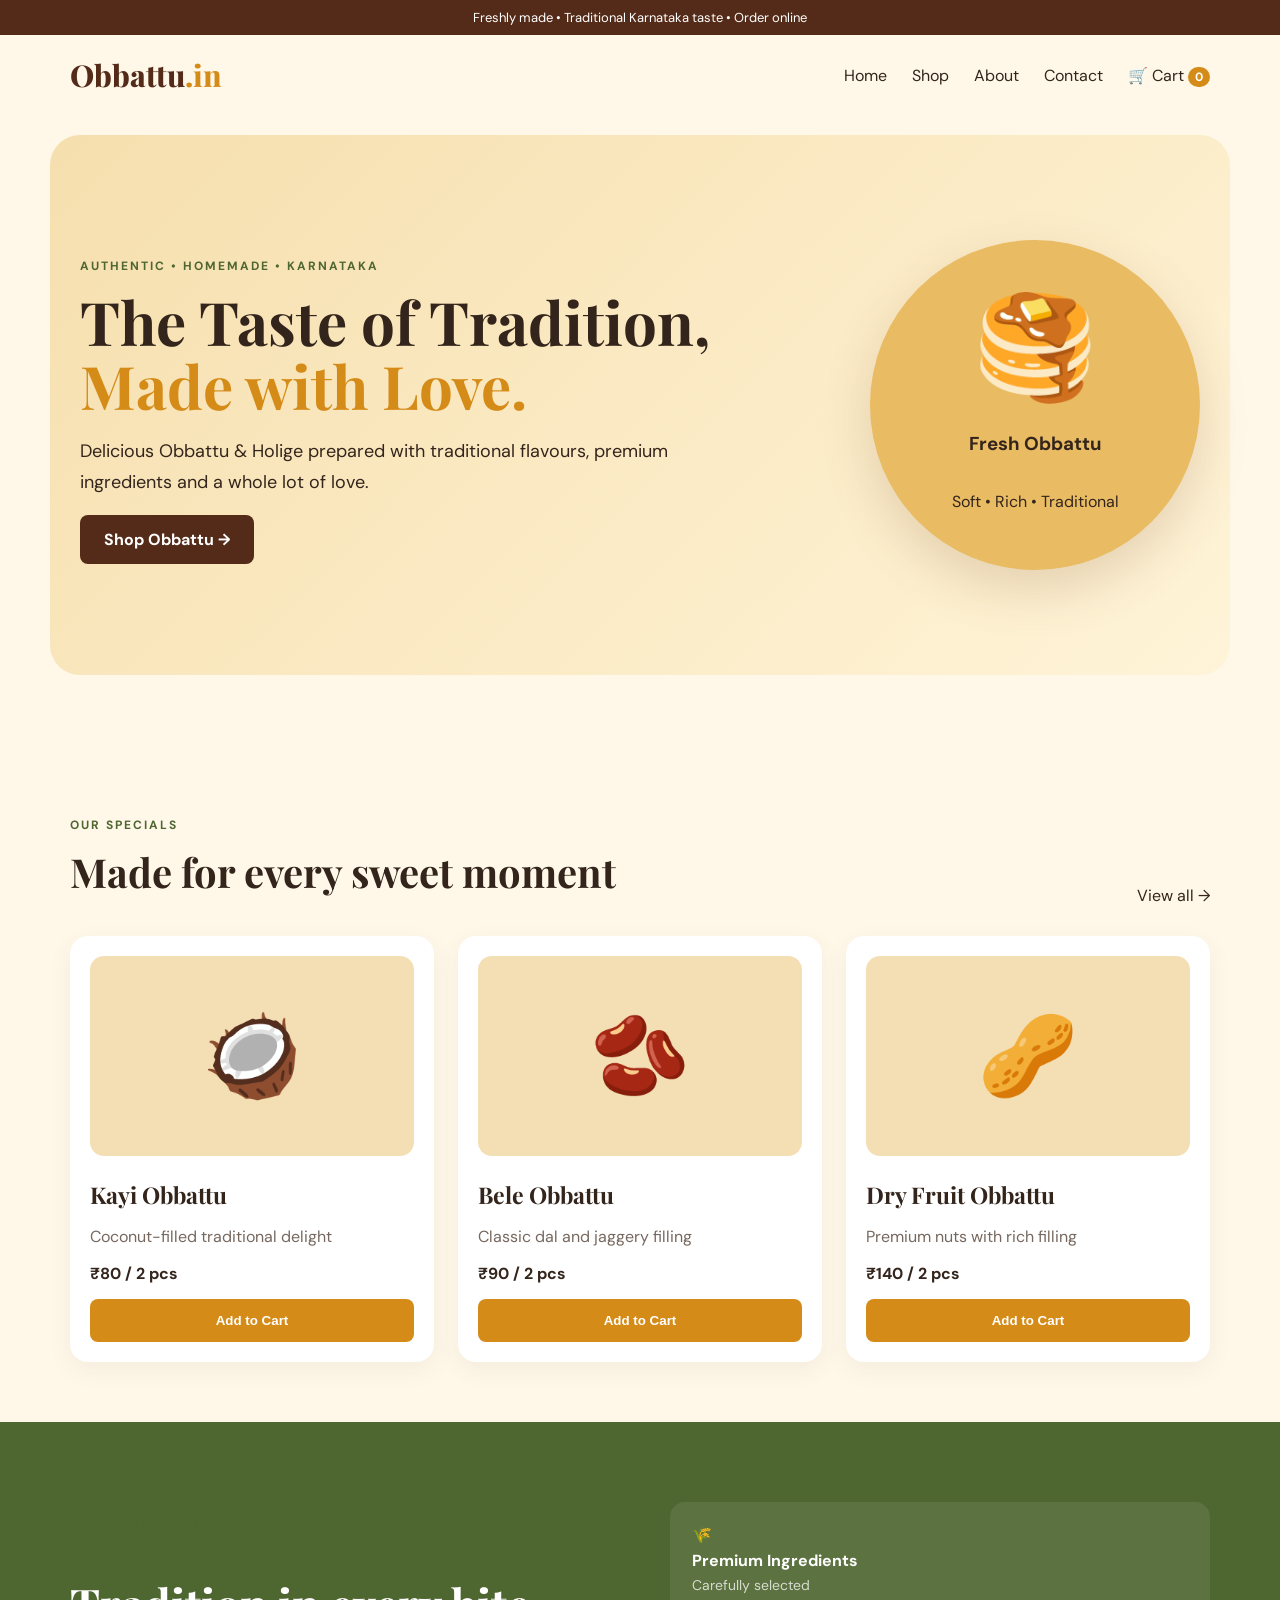
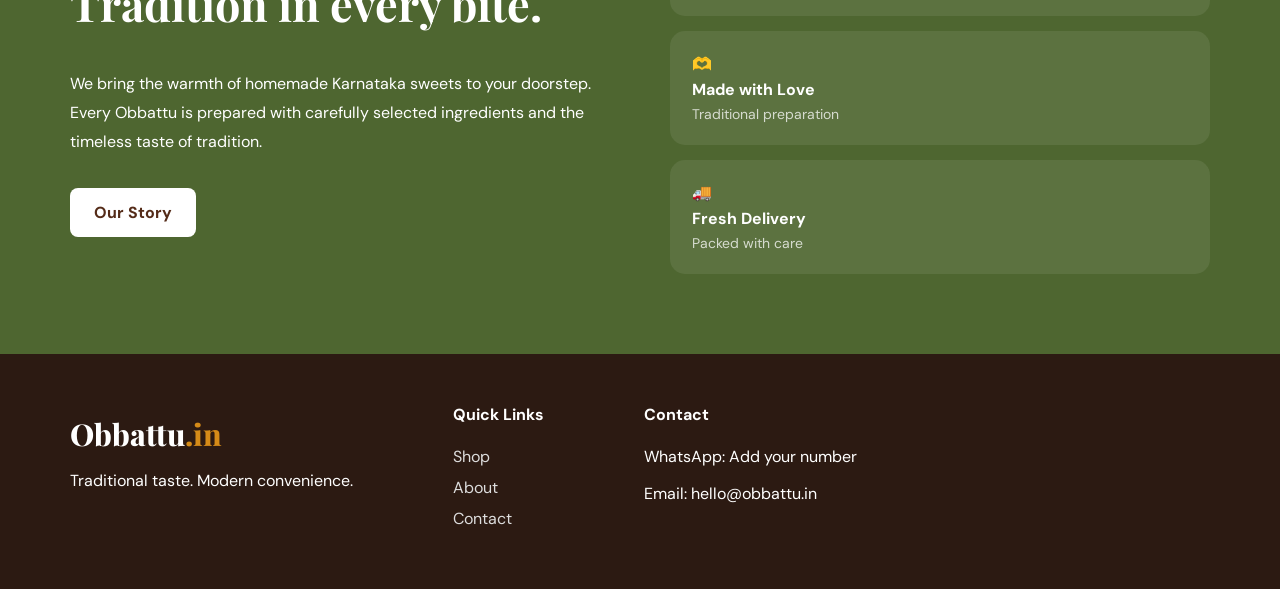
<file: index.html>
<!DOCTYPE html>
<html lang="en">
<head>
<meta charset="UTF-8">
<meta name="viewport" content="width=device-width, initial-scale=1.0">
<title>Obbattu.in | Taste of Tradition</title>
<meta name="description" content="Fresh, traditional Karnataka Obbattu and Holige made with love.">
<link rel="stylesheet" href="css/style.css">
</head>
<body>
<header>
  <div class="topbar">Freshly made • Traditional Karnataka taste • Order online</div>
  <nav class="nav">
    <a class="logo" href="index.html">Obbattu<span>.in</span></a>
    <div class="links">
      <a href="index.html">Home</a><a href="shop.html">Shop</a><a href="about.html">About</a><a href="contact.html">Contact</a>
      <a class="cart" href="cart.html">🛒 Cart <b id="cartCount">0</b></a>
    </div>
  </nav>
</header>

<section class="hero">
  <div class="hero-text">
    <p class="eyebrow">AUTHENTIC • HOMEMADE • KARNATAKA</p>
    <h1>The Taste of Tradition,<br><span>Made with Love.</span></h1>
    <p>Delicious Obbattu & Holige prepared with traditional flavours, premium ingredients and a whole lot of love.</p>
    <a class="btn" href="shop.html">Shop Obbattu →</a>
  </div>
  <div class="hero-card">
    <div class="sweet">🥞</div>
    <h3>Fresh Obbattu</h3><p>Soft • Rich • Traditional</p>
  </div>
</section>

<section class="section">
  <div class="section-head"><div><p class="eyebrow">OUR SPECIALS</p><h2>Made for every sweet moment</h2></div><a href="shop.html">View all →</a></div>
  <div class="products">
    <article class="product"><div class="product-img">🥥</div><h3>Kayi Obbattu</h3><p>Coconut-filled traditional delight</p><strong>₹80 / 2 pcs</strong><button onclick="addToCart('Kayi Obbattu',80)">Add to Cart</button></article>
    <article class="product"><div class="product-img">🫘</div><h3>Bele Obbattu</h3><p>Classic dal and jaggery filling</p><strong>₹90 / 2 pcs</strong><button onclick="addToCart('Bele Obbattu',90)">Add to Cart</button></article>
    <article class="product"><div class="product-img">🥜</div><h3>Dry Fruit Obbattu</h3><p>Premium nuts with rich filling</p><strong>₹140 / 2 pcs</strong><button onclick="addToCart('Dry Fruit Obbattu',140)">Add to Cart</button></article>
  </div>
</section>

<section class="story">
  <div><p class="eyebrow">WHY OBBATTU.IN?</p><h2>Tradition in every bite.</h2><p>We bring the warmth of homemade Karnataka sweets to your doorstep. Every Obbattu is prepared with carefully selected ingredients and the timeless taste of tradition.</p><a class="btn light" href="about.html">Our Story</a></div>
  <div class="features"><div>🌾<b>Premium Ingredients</b><span>Carefully selected</span></div><div>🫶<b>Made with Love</b><span>Traditional preparation</span></div><div>🚚<b>Fresh Delivery</b><span>Packed with care</span></div></div>
</section>

<footer><div><a class="logo" href="index.html">Obbattu<span>.in</span></a><p>Traditional taste. Modern convenience.</p></div><div><h4>Quick Links</h4><a href="shop.html">Shop</a><a href="about.html">About</a><a href="contact.html">Contact</a></div><div><h4>Contact</h4><p>WhatsApp: Add your number</p><p>Email: hello@obbattu.in</p></div></footer>
<script src="js/main.js"></script>
</body></html>
</file>
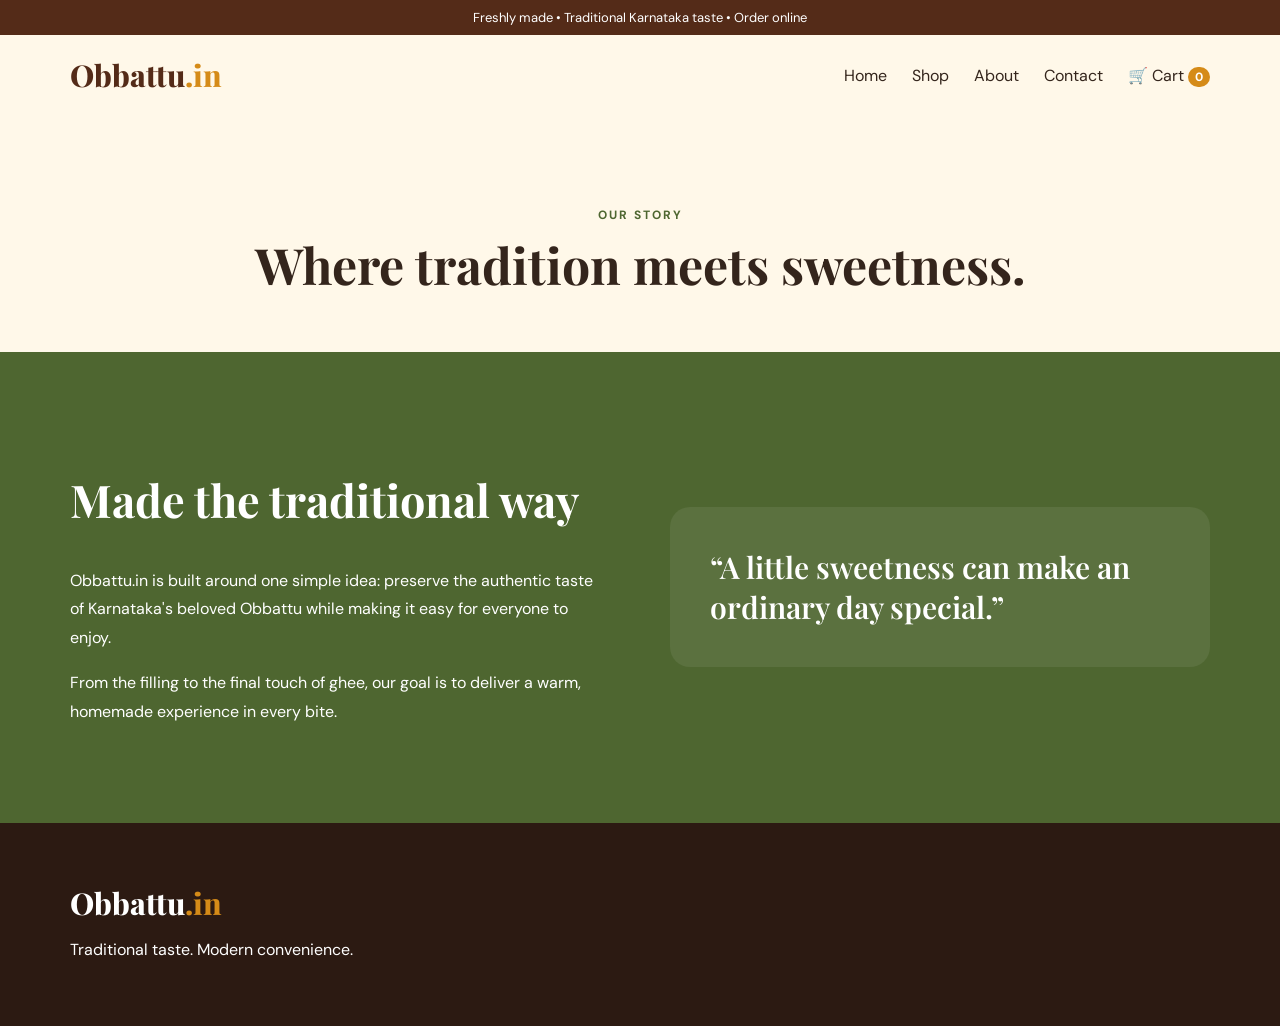
<file: about.html>
<!DOCTYPE html><html lang="en"><head><meta charset="UTF-8"><meta name="viewport" content="width=device-width,initial-scale=1"><title>About | Obbattu.in</title><link rel="stylesheet" href="css/style.css"></head><body>
<header><div class="topbar">Freshly made • Traditional Karnataka taste • Order online</div><nav class="nav"><a class="logo" href="index.html">Obbattu<span>.in</span></a><div class="links"><a href="index.html">Home</a><a href="shop.html">Shop</a><a href="about.html">About</a><a href="contact.html">Contact</a><a class="cart" href="cart.html">🛒 Cart <b id="cartCount">0</b></a></div></nav></header>
<section class="page-title"><p class="eyebrow">OUR STORY</p><h1>Where tradition meets sweetness.</h1></section><section class="story standalone"><div><h2>Made the traditional way</h2><p>Obbattu.in is built around one simple idea: preserve the authentic taste of Karnataka's beloved Obbattu while making it easy for everyone to enjoy.</p><p>From the filling to the final touch of ghee, our goal is to deliver a warm, homemade experience in every bite.</p></div><div class="quote">“A little sweetness can make an ordinary day special.”</div></section><footer><div><a class="logo" href="index.html">Obbattu<span>.in</span></a><p>Traditional taste. Modern convenience.</p></div></footer><script src="js/main.js"></script></body></html>
</file>
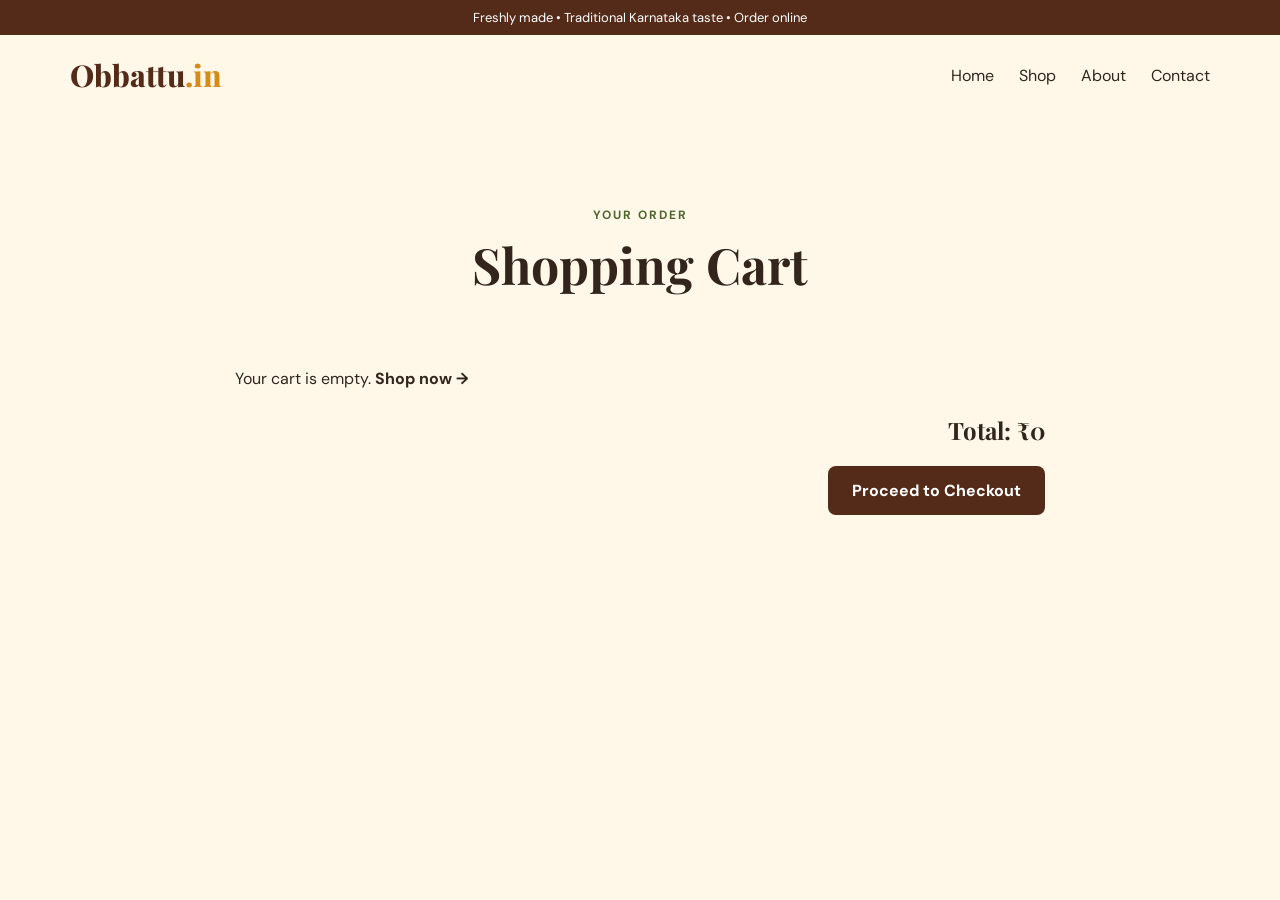
<file: cart.html>
<!DOCTYPE html><html lang="en"><head><meta charset="UTF-8"><meta name="viewport" content="width=device-width,initial-scale=1"><title>Cart | Obbattu.in</title><link rel="stylesheet" href="css/style.css"></head><body>
<header><div class="topbar">Freshly made • Traditional Karnataka taste • Order online</div><nav class="nav"><a class="logo" href="index.html">Obbattu<span>.in</span></a><div class="links"><a href="index.html">Home</a><a href="shop.html">Shop</a><a href="about.html">About</a><a href="contact.html">Contact</a></div></nav></header>
<section class="page-title"><p class="eyebrow">YOUR ORDER</p><h1>Shopping Cart</h1></section><main class="cart-wrap"><div id="cartItems"></div><div class="cart-total"><h2>Total: ₹<span id="total">0</span></h2><a class="btn" href="checkout.html">Proceed to Checkout</a></div></main><script src="js/main.js"></script><script>renderCart();</script></body></html>
</file>
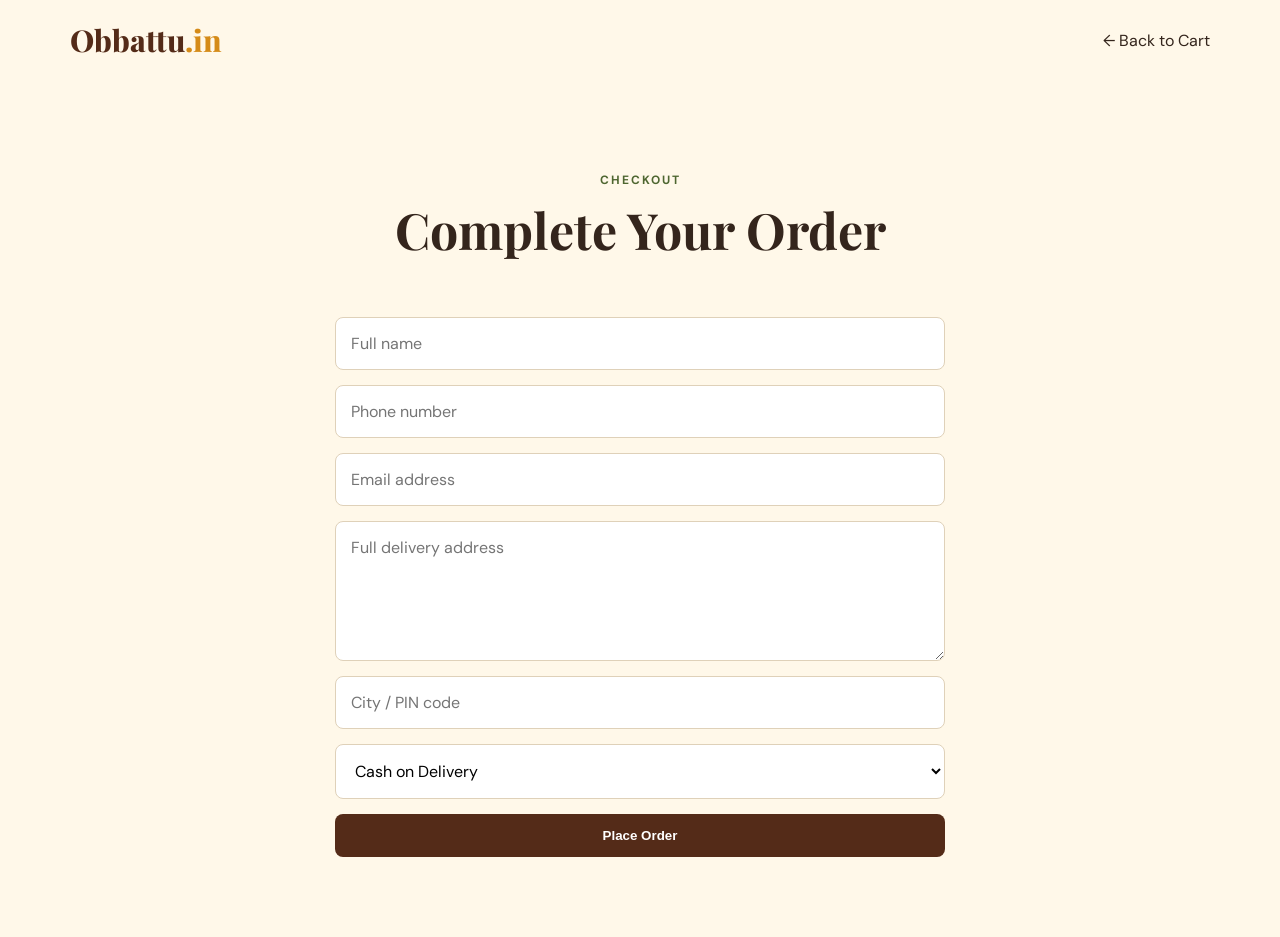
<file: checkout.html>
<!DOCTYPE html><html lang="en"><head><meta charset="UTF-8"><meta name="viewport" content="width=device-width,initial-scale=1"><title>Checkout | Obbattu.in</title><link rel="stylesheet" href="css/style.css"></head><body>
<header><nav class="nav"><a class="logo" href="index.html">Obbattu<span>.in</span></a><a href="cart.html">← Back to Cart</a></nav></header><section class="page-title"><p class="eyebrow">CHECKOUT</p><h1>Complete Your Order</h1></section>
<form class="checkout" onsubmit="placeOrder(event)"><input required placeholder="Full name"><input required placeholder="Phone number"><input required type="email" placeholder="Email address"><textarea required placeholder="Full delivery address"></textarea><input required placeholder="City / PIN code"><select><option>Cash on Delivery</option><option>Online Payment (connect Razorpay before launch)</option></select><button class="btn">Place Order</button></form><script src="js/main.js"></script></body></html>
</file>
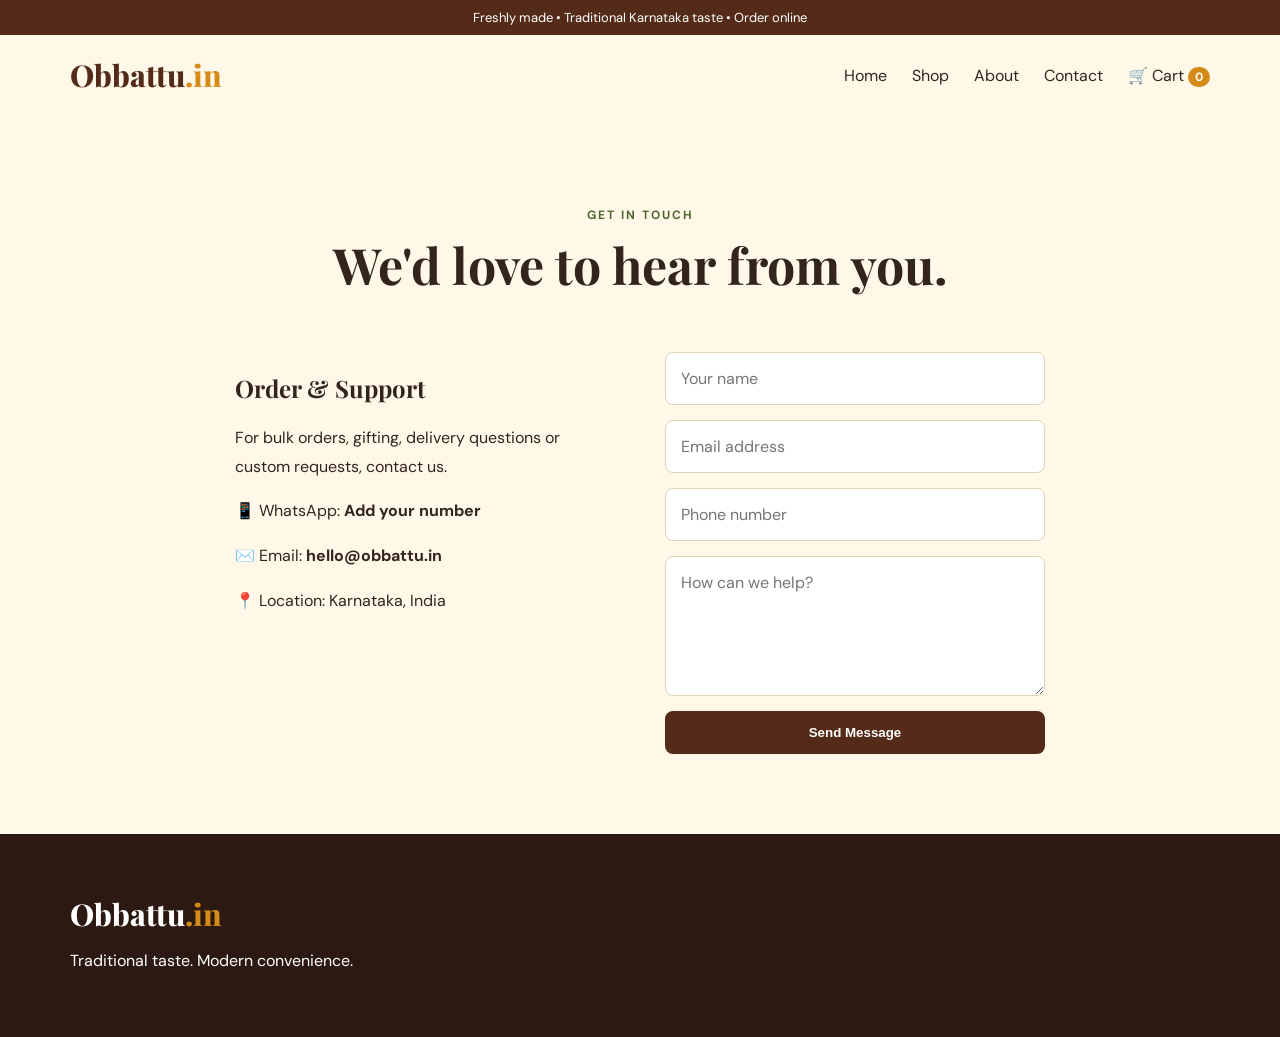
<file: contact.html>
<!DOCTYPE html><html lang="en"><head><meta charset="UTF-8"><meta name="viewport" content="width=device-width,initial-scale=1"><title>Contact | Obbattu.in</title><link rel="stylesheet" href="css/style.css"></head><body>
<header><div class="topbar">Freshly made • Traditional Karnataka taste • Order online</div><nav class="nav"><a class="logo" href="index.html">Obbattu<span>.in</span></a><div class="links"><a href="index.html">Home</a><a href="shop.html">Shop</a><a href="about.html">About</a><a href="contact.html">Contact</a><a class="cart" href="cart.html">🛒 Cart <b id="cartCount">0</b></a></div></nav></header>
<section class="page-title"><p class="eyebrow">GET IN TOUCH</p><h1>We'd love to hear from you.</h1></section><section class="contact"><div><h2>Order & Support</h2><p>For bulk orders, gifting, delivery questions or custom requests, contact us.</p><p>📱 WhatsApp: <b>Add your number</b></p><p>✉️ Email: <b>hello@obbattu.in</b></p><p>📍 Location: Karnataka, India</p></div><form onsubmit="event.preventDefault();alert('Thank you! Please connect this form to your email service before launch.');"><input required placeholder="Your name"><input required type="email" placeholder="Email address"><input placeholder="Phone number"><textarea required placeholder="How can we help?"></textarea><button>Send Message</button></form></section><footer><div><a class="logo" href="index.html">Obbattu<span>.in</span></a><p>Traditional taste. Modern convenience.</p></div></footer><script src="js/main.js"></script></body></html>
</file>
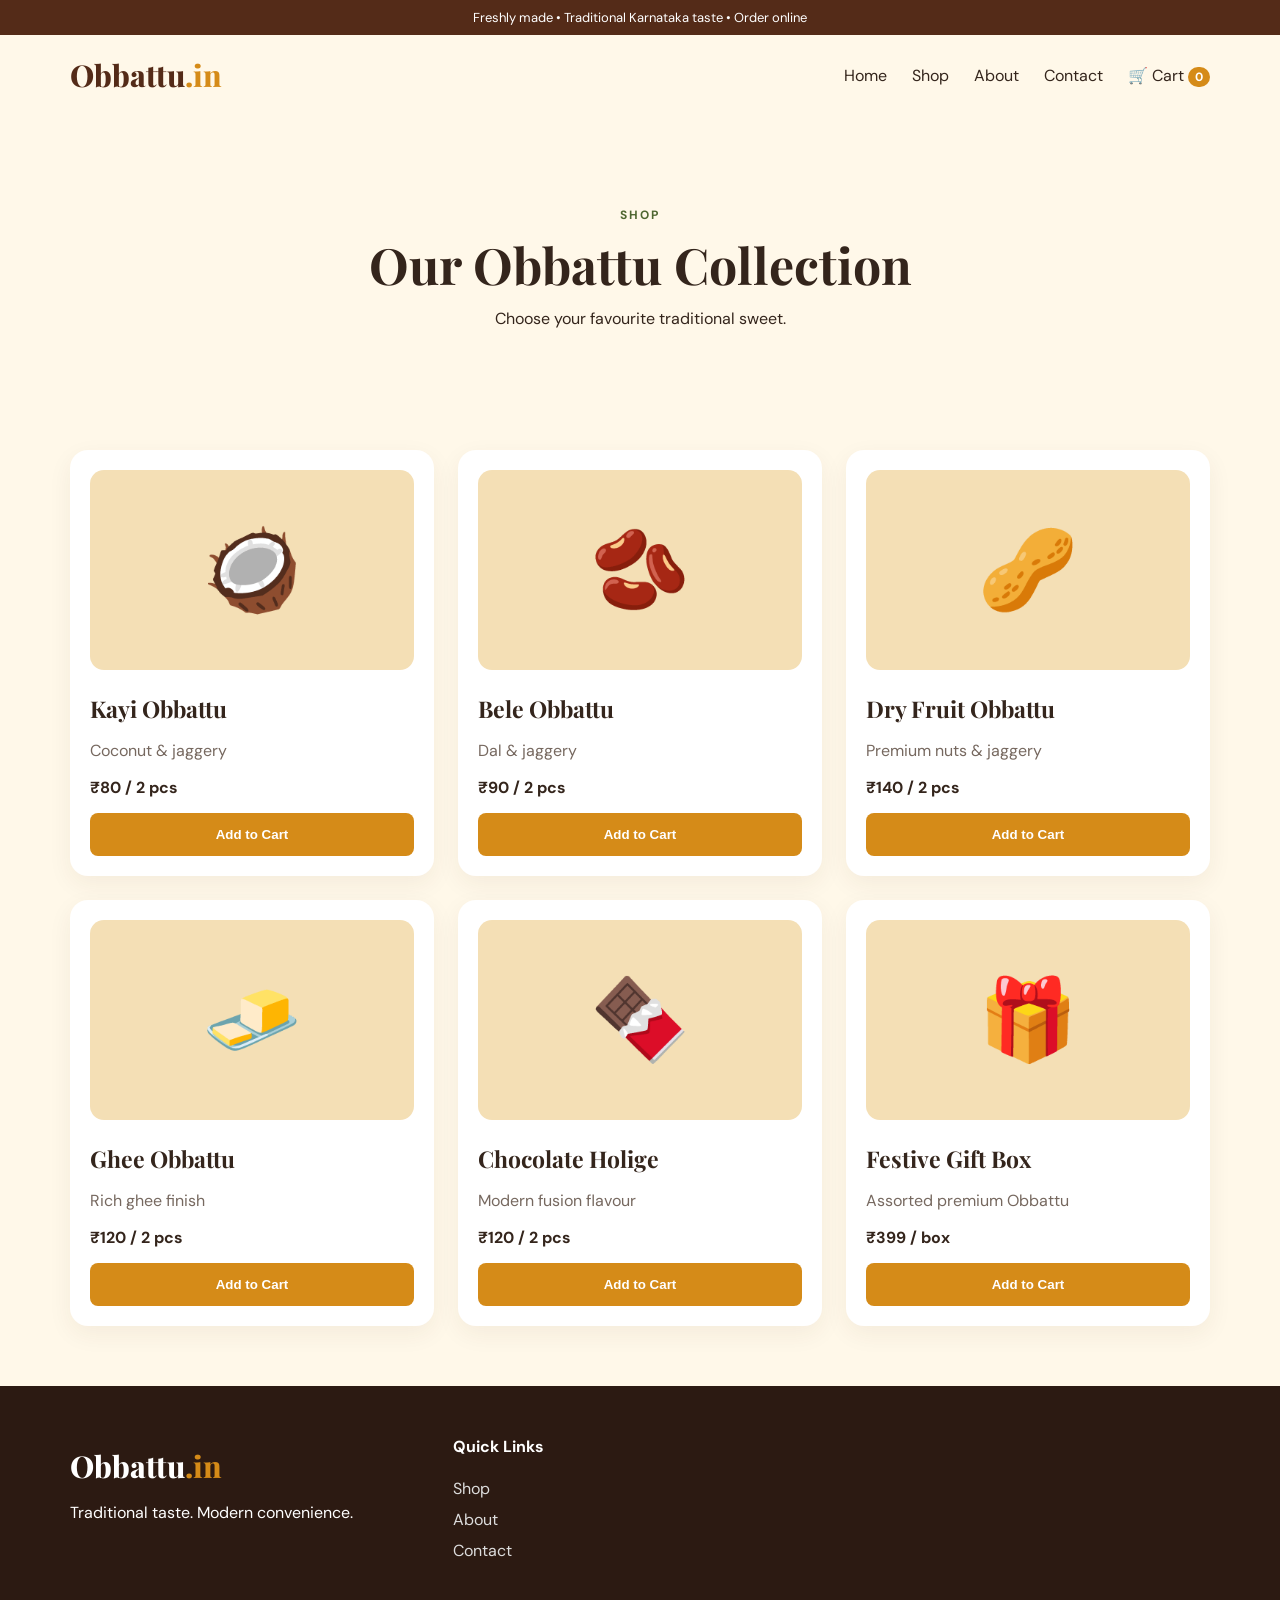
<file: shop.html>
<!DOCTYPE html><html lang="en"><head><meta charset="UTF-8"><meta name="viewport" content="width=device-width,initial-scale=1"><title>Shop | Obbattu.in</title><link rel="stylesheet" href="css/style.css"></head><body>
<header><div class="topbar">Freshly made • Traditional Karnataka taste • Order online</div><nav class="nav"><a class="logo" href="index.html">Obbattu<span>.in</span></a><div class="links"><a href="index.html">Home</a><a href="shop.html">Shop</a><a href="about.html">About</a><a href="contact.html">Contact</a><a class="cart" href="cart.html">🛒 Cart <b id="cartCount">0</b></a></div></nav></header>
<section class="page-title"><p class="eyebrow">SHOP</p><h1>Our Obbattu Collection</h1><p>Choose your favourite traditional sweet.</p></section>
<section class="section"><div class="products">
<article class="product"><div class="product-img">🥥</div><h3>Kayi Obbattu</h3><p>Coconut & jaggery</p><strong>₹80 / 2 pcs</strong><button onclick="addToCart('Kayi Obbattu',80)">Add to Cart</button></article>
<article class="product"><div class="product-img">🫘</div><h3>Bele Obbattu</h3><p>Dal & jaggery</p><strong>₹90 / 2 pcs</strong><button onclick="addToCart('Bele Obbattu',90)">Add to Cart</button></article>
<article class="product"><div class="product-img">🥜</div><h3>Dry Fruit Obbattu</h3><p>Premium nuts & jaggery</p><strong>₹140 / 2 pcs</strong><button onclick="addToCart('Dry Fruit Obbattu',140)">Add to Cart</button></article>
<article class="product"><div class="product-img">🧈</div><h3>Ghee Obbattu</h3><p>Rich ghee finish</p><strong>₹120 / 2 pcs</strong><button onclick="addToCart('Ghee Obbattu',120)">Add to Cart</button></article>
<article class="product"><div class="product-img">🍫</div><h3>Chocolate Holige</h3><p>Modern fusion flavour</p><strong>₹120 / 2 pcs</strong><button onclick="addToCart('Chocolate Holige',120)">Add to Cart</button></article>
<article class="product"><div class="product-img">🎁</div><h3>Festive Gift Box</h3><p>Assorted premium Obbattu</p><strong>₹399 / box</strong><button onclick="addToCart('Festive Gift Box',399)">Add to Cart</button></article>
</div></section><footer><div><a class="logo" href="index.html">Obbattu<span>.in</span></a><p>Traditional taste. Modern convenience.</p></div><div><h4>Quick Links</h4><a href="shop.html">Shop</a><a href="about.html">About</a><a href="contact.html">Contact</a></div></footer><script src="js/main.js"></script></body></html>
</file>
<file: css/style.css>
@import url('https://fonts.googleapis.com/css2?family=DM+Sans:wght@400;500;700&family=Playfair+Display:wght@600;700;800&display=swap');
:root{--cream:#fff8e9;--gold:#d58b18;--deep:#542b18;--green:#4e6630;--text:#34251c}
*{box-sizing:border-box}body{margin:0;background:var(--cream);color:var(--text);font-family:'DM Sans',sans-serif}a{text-decoration:none;color:inherit}.topbar{background:var(--deep);color:#fff;text-align:center;padding:9px;font-size:13px}.nav{max-width:1180px;margin:auto;padding:20px;display:flex;align-items:center;justify-content:space-between}.logo{font:800 30px 'Playfair Display';color:var(--deep)}.logo span{color:var(--gold)}.links{display:flex;gap:25px;align-items:center}.links a:hover{color:var(--gold)}.cart b{background:var(--gold);color:#fff;border-radius:20px;padding:2px 7px;font-size:12px}
.hero{max-width:1180px;margin:20px auto 70px;padding:70px 30px;display:flex;align-items:center;justify-content:space-between;min-height:540px;background:linear-gradient(135deg,#f6dfae,#fff4d8);border-radius:30px}.hero-text{max-width:650px}.eyebrow{letter-spacing:2px;font-size:12px;font-weight:700;color:var(--green)}h1,h2{font-family:'Playfair Display',serif}h1{font-size:60px;line-height:1.08;margin:15px 0}h1 span{color:var(--gold)}.hero-text>p:not(.eyebrow){font-size:18px;line-height:1.7;max-width:600px}.btn,button{display:inline-block;background:var(--deep);color:#fff;border:0;border-radius:8px;padding:14px 24px;font-weight:700;cursor:pointer}.hero-card{width:330px;height:330px;border-radius:50%;background:#e9bb63;display:flex;flex-direction:column;align-items:center;justify-content:center;text-align:center;box-shadow:0 20px 50px #7a4a2930}.sweet{font-size:100px}.section{max-width:1180px;margin:0 auto;padding:60px 20px}.section-head{display:flex;justify-content:space-between;align-items:end;margin-bottom:30px}.section h2{font-size:40px;margin:8px 0}.products{display:grid;grid-template-columns:repeat(3,1fr);gap:24px}.product{background:#fff;border-radius:18px;padding:20px;box-shadow:0 8px 25px #542b1810}.product-img{height:200px;border-radius:14px;background:#f4dfb5;display:flex;align-items:center;justify-content:center;font-size:80px}.product h3{font-family:'Playfair Display';font-size:23px;margin-bottom:5px}.product p{color:#76685f}.product strong{display:block;margin:15px 0}.product button{width:100%;background:var(--gold)}.story{background:var(--green);color:#fff;padding:80px max(20px,calc((100% - 1140px)/2));display:grid;grid-template-columns:1fr 1fr;gap:60px}.story h2{font-size:45px}.story p{line-height:1.8}.light{background:#fff;color:var(--deep);margin-top:15px}.features{display:grid;gap:15px}.features div{background:#ffffff14;padding:22px;border-radius:15px;display:grid;gap:5px}.features span{opacity:.75;font-size:14px}.page-title{text-align:center;padding:80px 20px 45px}.page-title h1{font-size:50px}.contact,.checkout,.cart-wrap{max-width:850px;margin:0 auto 80px;padding:0 20px}.contact{display:grid;grid-template-columns:1fr 1fr;gap:50px}.contact p{line-height:1.8}.contact form,.checkout{display:grid;gap:15px}.contact input,.contact textarea,.checkout input,.checkout textarea,.checkout select{padding:15px;border:1px solid #dfd1b9;border-radius:8px;background:#fff;font:inherit}.contact textarea,.checkout textarea{min-height:140px}.checkout{max-width:650px}.cart-row{display:flex;justify-content:space-between;align-items:center;background:#fff;padding:18px;margin-bottom:10px;border-radius:10px}.cart-total{text-align:right;margin-top:25px}.standalone{color:#fff;min-height:400px}.quote{font:600 30px 'Playfair Display';background:#ffffff12;padding:40px;border-radius:20px;align-self:center}footer{background:#2c1a12;color:#fff;padding:50px max(20px,calc((100% - 1140px)/2));display:flex;gap:100px}footer .logo{color:#fff}footer h4{margin-top:0}footer a{display:block;margin:10px 0;color:#ddd}
@media(max-width:750px){.links{gap:10px;font-size:13px}.links a:nth-child(3),.links a:nth-child(4){display:none}.hero{margin:10px;padding:45px 25px;flex-direction:column;text-align:center}.hero-card{width:240px;height:240px;margin-top:35px}.sweet{font-size:65px}h1{font-size:42px}.products{grid-template-columns:1fr}.story,.contact{grid-template-columns:1fr}footer{display:grid;gap:25px}.page-title h1{font-size:40px}}
</file>
